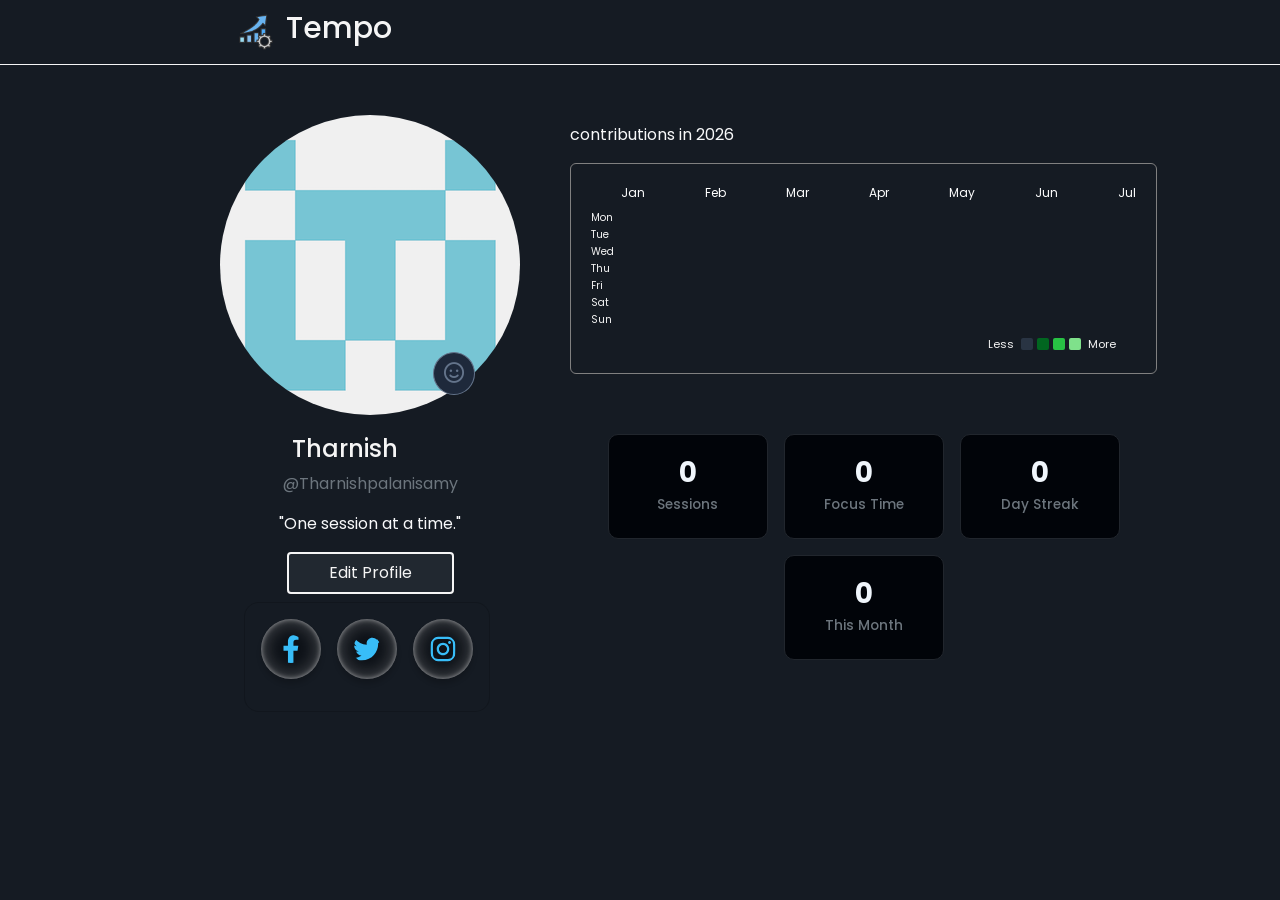
<file: pages/profile.html>
<!DOCTYPE html>
<html lang="en">
<head>
    <meta charset="UTF-8">
    <meta name="viewport" content="width=device-width, initial-scale=1.0">
    <title>Profile</title> 
    <link rel="shortcut icon" href="../assets/favicon/green.ico" type="image/x-icon">
    <link href="https://cdn.jsdelivr.net/npm/bootstrap@5.3.8/dist/css/bootstrap.min.css" rel="stylesheet" integrity="sha384-sRIl4kxILFvY47J16cr9ZwB07vP4J8+LH7qKQnuqkuIAvNWLzeN8tE5YBujZqJLB" crossorigin="anonymous">
    <link rel="preconnect" href="https://fonts.googleapis.com">
    <link rel="preconnect" href="https://fonts.gstatic.com" crossorigin>
    <link href="https://fonts.googleapis.com/css2?family=Inter:ital,opsz,wght@0,14..32,100..900;1,14..32,100..900&family=Open+Sans:ital,wght@0,300..800;1,300..800&family=Poppins:ital,wght@0,100;0,200;0,300;0,400;0,500;0,600;0,700;0,800;0,900;1,100;1,200;1,300;1,400;1,500;1,600;1,700;1,800;1,900&display=swap" rel="stylesheet">
    <link
    rel="stylesheet"
    href="https://cdnjs.cloudflare.com/ajax/libs/font-awesome/6.7.2/css/all.min.css"
    />
    <link rel="stylesheet" href="../styles/styles.css">
    <link rel="stylesheet" href="../styles/profile.css"> 
    <link rel="stylesheet" href="../styles/social.css">
</head>
<body>
    <nav class="nav-bar">
        <div class="brand">
            <img src="../assets/images/logo.png" alt="" class="logo">
            <h2 class="brand-text">Tempo</h2>
        </div>
        <div class="options">
            <div class="profile">
            </div>
        </div>
    </nav>



    <div class="profile-container ">
        <div class="profile-section">
            <div class="profile-img">
                <img src="../assets/images/dummy profile.png" alt="" id="profileImage"> 
                <div class="smile-logo-container"  id="chooseProfileImage">
                    <i class="fa-regular fa-face-smile smile-logo"></i>
                </div>

                <input 
                    type="file" 
                    id="profileImageInput"
                    accept="image/*"
                    hidden
                >
            </div>

            <div class="profile-data">
                <h4 class="profile-name">Tharnish</h4> 
                <p class="text-secondary profile-username">@Tharnishpalanisamy</p>   
                <p class="text-light">"One session at a time."  </p> 
                <button class="editProfileBtn"
                data-bs-toggle="modal" data-bs-target="#exampleModal"
                >Edit Profile</button>
            </div>
            <div class="socials ps-4 pt-2">
                <!-- From Uiverse.io by jolprince_5263 --> 
            <div class="card">
            <ul>
                <li class="iso-pro">
                <span></span>
                <span></span>
                <span></span>
                <a href="">
                    <svg
                    class="svg"
                    xmlns="http://www.w3.org/2000/svg"
                    viewBox="0 0 320 512"
                    >
                    <path
                        d="M279.14 288l14.22-92.66h-88.91v-60.13c0-25.35 12.42-50.06 52.24-50.06h40.42V6.26S260.43 0 225.36 0c-73.22 0-121.08 44.38-121.08 124.72v70.62H22.89V288h81.39v224h100.17V288z"
                    ></path></svg></a>
                <div class="text">Facebook</div>
                </li>
                <li class="iso-pro">
                <span></span>
                <span></span>
                <span></span>
                <a href="">
                    <svg
                    viewBox="0 0 512 512"
                    xmlns="http://www.w3.org/2000/svg"
                    class="svg"
                    >
                    <path
                        d="M459.37 151.716c.325 4.548.325 9.097.325 13.645 0 138.72-105.583 298.558-298.558 298.558-59.452 0-114.68-17.219-161.137-47.106 8.447.974 16.568 1.299 25.34 1.299 49.055 0 94.213-16.568 130.274-44.832-46.132-.975-84.792-31.188-98.112-72.772 6.498.974 12.995 1.624 19.818 1.624 9.421 0 18.843-1.3 27.614-3.573-48.081-9.747-84.143-51.98-84.143-102.985v-1.299c13.969 7.797 30.214 12.67 47.431 13.319-28.264-18.843-46.781-51.005-46.781-87.391 0-19.492 5.197-37.36 14.294-52.954 51.655 63.675 129.3 105.258 216.365 109.807-1.624-7.797-2.599-15.918-2.599-24.04 0-57.828 46.782-104.934 104.934-104.934 30.213 0 57.502 12.67 76.67 33.137 23.715-4.548 46.456-13.32 66.599-25.34-7.798 24.366-24.366 44.833-46.132 57.827 21.117-2.273 41.584-8.122 60.426-16.243-14.292 20.791-32.161 39.308-52.628 54.253z"
                    ></path>
                    </svg>
                </a>
                <div class="text">Twitter</div>
                </li>
                <li class="iso-pro">
                <span></span>
                <span></span>
                <span></span>
                <a href="">
                    <svg
                    viewBox="0 0 448 512"
                    xmlns="http://www.w3.org/2000/svg"
                    class="svg"
                    >
                    <path
                        d="M224.1 141c-63.6 0-114.9 51.3-114.9 114.9s51.3 114.9 114.9 114.9S339 319.5 339 255.9 287.7 141 224.1 141zm0 189.6c-41.1 0-74.7-33.5-74.7-74.7s33.5-74.7 74.7-74.7 74.7 33.5 74.7 74.7-33.6 74.7-74.7 74.7zm146.4-194.3c0 14.9-12 26.8-26.8 26.8-14.9 0-26.8-12-26.8-26.8s12-26.8 26.8-26.8 26.8 12 26.8 26.8zm76.1 27.2c-1.7-35.9-9.9-67.7-36.2-93.9-26.2-26.2-58-34.4-93.9-36.2-37-2.1-147.9-2.1-184.9 0-35.8 1.7-67.6 9.9-93.9 36.1s-34.4 58-36.2 93.9c-2.1 37-2.1 147.9 0 184.9 1.7 35.9 9.9 67.7 36.2 93.9s58 34.4 93.9 36.2c37 2.1 147.9 2.1 184.9 0 35.9-1.7 67.7-9.9 93.9-36.2 26.2-26.2 34.4-58 36.2-93.9 2.1-37 2.1-147.8 0-184.8zM398.8 388c-7.8 19.6-22.9 34.7-42.6 42.6-29.5 11.7-99.5 9-132.1 9s-102.7 2.6-132.1-9c-19.6-7.8-34.7-22.9-42.6-42.6-11.7-29.5-9-99.5-9-132.1s-2.6-102.7 9-132.1c7.8-19.6 22.9-34.7 42.6-42.6 29.5-11.7 99.5-9 132.1-9s102.7-2.6 132.1 9c19.6 7.8 34.7 22.9 42.6 42.6 11.7 29.5 9 99.5 9 132.1s2.7 102.7-9 132.1z"
                    ></path>
                    </svg>
                </a>
                <div class="text">Instagram</div>
                </li>
            </ul>
            </div>

            </div>
        </div>

        <div class="productivity-section">
            <p class="text-light totalContribution mt-2">contributions in 2026</p>
            <div class="heatmap">

                <div class="month-label">
                    <span>Jan</span>
                    <span>Feb</span>
                    <span>Mar</span>
                    <span>Apr</span>
                    <span>May</span>
                    <span>Jun</span>
                    <span>Jul</span>
                </div>

                <div class="div">
                    <div class="day-labels">
                    <span>Mon</span>
                    <span>Tue</span>
                    <span>Wed</span>
                    <span>Thu</span>
                    <span>Fri</span>
                    <span>Sat</span>
                    <span>Sun</span>
                </div>
                <div class="grid-container">

                </div>
                </div>
                <div class="info">
                    <span>Less</span>
                    <div class="block zero"></div> 
                    <div class="block low"></div>
                    <div class="block medium"></div>
                    <div class="block high"></div>
                    <span>More</span>
                </div>
            </div>


            <div class="cards">
                <div class="stats-card">
                    <h4 class="sessionCount">0</h4>
                    <p class="text-secondary">Sessions</p>
                </div>

                <div class="stats-card">
                    <h4 class="hoursCount">0</h4>
                    <p class="text-secondary">Focus Time</p>
                </div>  

                <div class="stats-card">
                    <h4 class="streakCount">0</h4>
                    <p class="text-secondary">Day Streak</p>
                </div>

                <div class="stats-card">
                    <h4 class="thisMonth">0</h4>
                    <p class="text-secondary">This Month</p>
                </div>
            </div>
            
        </div>
    </div>




    <!--Edit profile Modal-->
    <!-- Modal -->
    <div class="modal fade" id="exampleModal" tabindex="-1" aria-labelledby="exampleModalLabel" aria-hidden="true">
    <div class="modal-dialog">
        <div class="modal-content">
        <div class="modal-header">
            <p class="modal-title fw-medium" id="exampleModalLabel">Edit Profile</p>
            <button type="button" class="btn-close" data-bs-dismiss="modal" aria-label="Close"></button>
        </div>
        <div class="modal-body">

            <div class="mt-3">
                <label for="name" class="form-label">Name</label>
                <input type="text" class="profile-input" id="name" placeholder="Enter your name">
            </div>

            <div class="mt-3">
                <label for="username" class="form-label">username</label>
                <input type="username" class="profile-input" id="username" placeholder="Enter your username">
            </div>

            <div class="mt-3">
                <label for="mood" class="form-label">Mood</label>
                <select class="profile-input" id="mood">
                    <option value="focused">🎯 Focused</option>
                    <option value="productive">⚡ Productive</option>
                    <option value="chill">😌 Chill</option>
                    <option value="motivated">🔥 Motivated</option>
                    <option value="tired">😴 Tired</option>
                </select>
            </div>

        </div>
        <div class="modal-footer">
            <button type="button" class="btn btn-secondary" data-bs-dismiss="modal">close</button>
            <button type="button" class="btn btn-success saveBtn">Save changes</button>
        </div>
        </div>
    </div>
    </div>

    <script src="https://cdn.jsdelivr.net/npm/bootstrap@5.3.8/dist/js/bootstrap.bundle.min.js" integrity="sha384-FKyoEForCGlyvwx9Hj09JcYn3nv7wiPVlz7YYwJrWVcXK/BmnVDxM+D2scQbITxI" crossorigin="anonymous"></script>
    <script src="../scripts/app.js" type="module"></script>
</body>
</html>
</file>
<file: styles/styles.css>
:root {
    --focus: #6366F1;
    --short-break: #10B981;
    --long-break: #0EA5E9;
    --text-primary: #1E293B;
    --text-secondary: #64748B;
    --text-muted: #94A3B8;
}
*{
    margin: 0; 
    padding: 0; 
    box-sizing: border-box;
}
body{
    background-color: #151B23;
    font-family: Poppins;
}

.logo{
    width: 40px; 
    height: 40px;
}

.brand{
    display: flex; 
    align-items: center;
    gap: 10px;

}

.brand-text{
    color: var(--text-primary);
}

.nav-bar{
    display: flex; 
    justify-content: space-around; 
    align-items: center;
    gap: 200px;
    border-bottom: 1px solid whitesmoke; 
    margin: 0; 
    padding: 10px;
}

.profile-logo{
    font-size: 30px !important;
}

i:hover{
    cursor: pointer;
}

.brand:hover{
    cursor: pointer;
}

a{
    text-decoration: none; 
    color: var(--text-primary);
}

.brand-text{
    color: whitesmoke;
    font-size: 30px;
}

i{
    color: whitesmoke;
}

.btn-container {
    display: flex;
    justify-content: center;
    gap: 10px;
}


.pomo-btn   {
    border: none; 
    padding: 7px 15px;  
    border-radius: 6px;
    color: whitesmoke; 
    font-size: 20px;
    background: transparent;
    font-weight: 600;
}

.pomo-btn:hover{
    cursor: pointer;
}

.pomodoro {
    margin: 50px auto 0;
    width: 90%;
    max-width: 600px;
    min-height: 350px;
    padding: 30px;
    background: var(--focus);
    border-radius: 10px;
    display: flex;
    flex-direction: column;
    align-items: center;
    transition: 0.3s;
}

.timer{
    margin-top: 40px;
    font-size: 80px;
    color: whitesmoke;
}

.timer {
    font-variant-numeric: tabular-nums;
    width: 200px;
    text-align: center;
}

.pomodoro-timer-btn{
    padding: 15px 40px; 
    font-size: 25px; 
    font-weight: 700; 
    font-family: Inter; 
    background-color: #FFFFFF;
    border: none; 
    border-radius: 8px; 
    color: var(--focus); 
    cursor: pointer;
}


.active{
    background-color: rgb(255 255 255 / 50%);
}

.longBreak{
    background: var(--long-break); 
}

.shortBreak{
    background: var(--short-break);
}

.startShortBreak{
    color: var(--short-break);
}

.startLongBreak{
    color: var(--long-break);
}


.task-container {
    width: 100%;
    max-width: 600px;
    margin: 20px auto 0;

    background: transparent;
    border-radius: 8px;
}

.task-content {
    width: 100%;
    padding: 20px; 
    border-radius: 10px;
    background-color: whitesmoke;
}


.add-task {
    width: 90%;
    max-width: 600px;
    margin: 15px auto 0;
    background: #ffffff;
    border-radius: 10px;

    padding: 24px;

    box-shadow: 0 4px 15px rgba(0, 0, 0, 0.08);
}



.title {
    width: 100%;

    border: none;
    outline: none;

    background: transparent;

    font-family: Inter, sans-serif;
    font-size: 20px;
    font-weight: 600;

    color: #45474B;

    padding: 5px 0;
}

.title::placeholder {
    color: #9ca3af;
}

.title:focus {
    outline: none;
}

.session-label {
    margin: 22px 0 8px;

    font-family: Inter, sans-serif;
    font-size: 14px;
    font-weight: 500;

    color: #6b7280;
}


.session-controls {
    display: flex;
    align-items: center;
    gap: 8px;
}

.pomo-input {
    width: 70px;
    padding: 8px 10px;
    background: #f1f1f1;
    border: 1px solid #e5e7eb;
    border-radius: 6px;
    font-family: Inter, sans-serif;
}

.pomo-input:focus {
    outline: none;
    border-color: #6366F1;
}



.addSession,
.subtractSession {
    width: 40px;
    height: 38px;
    border: 1px solid #e5e7eb;
    border-radius: 6px;
    background: #ffffff;
    font-size: 18px;
    font-weight: 600;
    color: #45474B;
    cursor: pointer;
    transition: 0.2s;
}

.addSession:hover,
.subtractSession:hover {
    background: #f3f4f6;
}

.add-task-footer {
    margin: 24px -24px -24px;
    padding: 14px 24px;
    background: #f8f8f8;

    border-top: 1px solid #e5e7eb;
    border-radius: 0 0 10px 10px;
}

.add-task-btn-container {
    display: flex;
    justify-content: flex-end;
    align-items: center;
    gap: 10px;
}


.cancel-btn {
    padding: 9px 16px;
    background: transparent;
    border: none;
    border-radius: 6px;
    color: #6b7280;
    font-family: Inter, sans-serif;
    font-weight: 500;
    cursor: pointer;
    transition: 0.2s;
}

.cancel-btn:hover {
    background: #e5e7eb;
    color: #45474B;
}

.save-task-btn {
    padding: 9px 20px;
    background: #45474B;
    border: none;
    border-radius: 6px;
    color: white;
    font-family: Inter, sans-serif;
    font-weight: 500;
    cursor: pointer;
    transition: 0.2s;
}

.save-task-btn:hover {
    background: #34363a;
}

.add-task-button{
    margin-top: 20px;
    padding: 15px 15px; 
    width: 100%;
    background: #45474B; 
    border: 3px dashed #45474B; 
    border-radius: 8px; 
    color: whitesmoke;
}

.tasks {
    width: 100%;
    margin-top: 18px;

    display: flex;
    flex-direction: column;
    gap: 10px;
}



.task-card {
    width: 100%;
    min-height: 70px;

    padding: 14px 16px;

    display: flex;
    align-items: center;
    justify-content: space-between;

    background: #ffffff;

    border: 1px solid #e5e7eb;
    border-left: 4px solid transparent;
    border-radius: 8px;

    cursor: pointer;

    transition:
        transform 0.3s ease,
        border-color 0.2s ease,
        box-shadow 0.2s ease;
}

.task-card:hover {
    transform: translateY(-1px);
    border-left-color: #6366F1;
    box-shadow: 0 4px 12px rgba(0, 0, 0, 0.07);
}


.task-card-left {
    display: flex;
    align-items: center;
    gap: 14px;

    min-width: 0;
}



.task-check {
    width: 30px;
    height: 30px;
    flex-shrink: 0;
    display: flex;
    align-items: center;
    justify-content: center;
    background: transparent;
    border: 2px solid #d1d5db;
    border-radius: 50%;
    color: transparent;
    cursor: pointer;
    transition: 0.2s ease;
}

.task-check:hover {
    border-color: var(--focus);
    background: rgba(99, 102, 241, 0.08);
}

.task-check i {
    font-size: 12px;
}



.task-info {
    min-width: 0;
}

.task-title {
    margin: 0;

    color: #45474B;

    font-family: Inter, sans-serif;
    font-size: 15px;
    font-weight: 600;

    overflow: hidden;
    text-overflow: ellipsis;
    white-space: nowrap;
}

.task-progress {
    margin: 4px 0 0;

    color: #9ca3af;

    font-family: Inter, sans-serif;
    font-size: 12px;
    font-weight: 500;
}



.task-options {
    width: 34px;
    height: 34px;

    flex-shrink: 0;

    display: flex;
    align-items: center;
    justify-content: center;

    background: transparent;

    border: none;
    border-radius: 6px;

    color: #9ca3af;

    cursor: pointer;

    transition: 0.2s ease;
}

.task-options:hover {
    background: #f3f4f6;
    color: #45474B;
}


.empty-tasks {
    padding: 25px 15px;

    display: flex;
    flex-direction: column;
    align-items: center;

    text-align: center;

    color: #9ca3af;
}

.empty-tasks i {
    margin-bottom: 10px;

    font-size: 25px;
    color: #b6bac2;
}

.empty-tasks p {
    margin: 0;

    font-family: Inter, sans-serif;
    font-size: 14px;
    font-weight: 600;

    color: #6b7280;
}

.empty-tasks span {
    margin-top: 3px;

    font-family: Inter, sans-serif;
    font-size: 12px;
}



.task-error {
    margin: 15px 0;

    text-align: center;

    font-family: Inter, sans-serif;
    font-size: 13px;

    color: #ef4444;
}


.edit-task {
    width: 100%;
    margin: 8px 0 14px;

    animation: showEdit 0.2s ease;
}

@keyframes showEdit {
    from {
        opacity: 0;
        transform: translateY(-5px);
    }

    to {
        opacity: 1;
        transform: translateY(0);
    }
}

.edit-add-session,
.edit-subtract-session {
    width: 40px;
    height: 38px;

    border: 1px solid #e5e7eb;
    border-radius: 6px;

    background: white;

    color: #45474B;

    font-size: 18px;
    font-weight: 600;

    cursor: pointer;

    transition: 0.2s;
}

.edit-add-session:hover,
.edit-subtract-session:hover {
    background: #f3f4f6;
}


.edit-task-footer {
    width: 100%;

    display: flex;
    justify-content: space-between;
    align-items: center;
}

.edit-actions {
    display: flex;
    align-items: center;
    gap: 10px;
}


.delete-task-btn {
    padding: 9px 14px;

    border: none;
    border-radius: 6px;

    background: transparent;

    color: #dc2626;

    font-family: Inter, sans-serif;
    font-weight: 500;

    cursor: pointer;

    transition: 0.2s;
}

.delete-task-btn:hover {
    background: #fee2e2;
}


.cancel-edit-btn {
    padding: 9px 16px;

    border: none;
    border-radius: 6px;

    background: transparent;

    color: #6b7280;

    font-family: Inter, sans-serif;
    font-weight: 500;

    cursor: pointer;
}

.cancel-edit-btn:hover {
    background: #e5e7eb;
}


.save-edit-btn {
    padding: 9px 20px;

    border: none;
    border-radius: 6px;

    background: #45474B;

    color: white;

    font-family: Inter, sans-serif;
    font-weight: 500;

    cursor: pointer;

    transition: 0.2s;
}

.save-edit-btn:hover {
    background: #34363a;
}

.selected{
    border-left-color: var(--short-break) !important;
    box-shadow: 0 4px 12px rgba(0, 0, 0, 0.07) ;

}
.selected:hover{
    border-left-color: #10d795;
}
.btnSelected{
    border-color: var(--short-break) ;
    color: #10B981 !important; 

}

.btnSelected:hover{
    border-color: #10d795;
}

.strike {
  text-decoration: line-through;
  transition: all 0.3s ease;
  opacity: 0.6;
  color: #10B981;
}


.task-selected{
    border-left-color: var(--focus) ;
    box-shadow: 0 4px 12px rgba(0, 0, 0, 0.07) ;
}



.shortBreak-container {
    width: 100%;
    max-width: 600px;
    margin: 20px auto 0;

    background: transparent;
    border-radius: 8px;
}

.shortBreak-content {
    width: 100%;
    padding: 20px; 
    border-radius: 10px;
    background-color: whitesmoke;
}

.longBreak-container {
    width: 100%;
    max-width: 600px;
    margin: 20px auto 0;

    background: transparent;
    border-radius: 8px;
}

.longBreak-content {
    width: 100%;
    padding: 20px; 
    border-radius: 10px;
    background-color: whitesmoke;
}

.shortBreak-p{
    font-weight: 600; 
    font-family: Inter; 
    text-align: center;
}


.shortBreak-content {
    background: #f8fafc;
    padding: 28px 35px;
    border-radius: 14px;
    
}

.shortBreak-p {
    text-align: center;
    font-size: 1.2rem;
    font-weight: 600;
    margin-bottom: 25px;
}

.games-container {
    display: flex;
    justify-content: center;
    gap: 35px;
    flex-wrap: wrap;
    
}

.game {
    width: 110px;
    border: none;
    background: transparent;
    display: flex;
    flex-direction: column;
    align-items: center;
    gap: 10px;
    cursor: pointer;
}

.game-icon {
    width: 75px;
    height: 75px;
    border-radius: 20px;
    display: flex;
    align-items: center;
    justify-content: center;

    font-size: 32px;
    color: white;

    box-shadow: 0 6px 15px rgba(0, 0, 0, 0.15);

    transition: transform 0.2s ease,
                box-shadow 0.2s ease;
}

.game:hover .game-icon {
    transform: translateY(-5px) scale(1.05);
    box-shadow: 0 10px 20px rgba(0, 0, 0, 0.2);
}

.game:active .game-icon {
    transform: scale(0.95);
}

.game span {
    font-weight: 600;
    font-size: 0.9rem;
    color: #111827;
}


.tenzies-icon {
    background: #7c3aed;
}

.reaction-icon-1 {
    background: #f59e0b;
}

.tictactoe-icon {
    background: #3b82f6;
}

.tictactoe-icon span {
    color: white;
    font-size: 25px;
    font-weight: 800;
}

.rps-icon {
    background: #ef4444;
}

.memory-icon {
    background: #ec4899;
}

.math-icon {
    background: #14b8a6;
}


.longBreak-content{
    max-width:650px;
    margin:auto;
    text-align:center;
}

.break-icon{
    font-size:4rem;
    margin-bottom:20px;
}

.break-message{
    color:#6c757d;
    line-height:1.8;
}

.break-tips{
    display:grid;
    grid-template-columns:repeat(2,1fr);
    gap:15px;
    margin-top:30px;
}

.break-tips div{
    background:#f8f9fa;
    padding:15px;
    border-radius:12px;
    font-weight:500;
}

.game{
    position: relative;
}

.coming-badge{
    position: absolute;
    top: 8px;
    right: 8px;

    background: #f59e0b;
    color: white;

    padding: 2px 8px;
    border-radius: 999px;

    font-size: 0.65rem;
    font-weight: 600;
    line-height: 1.5;
    letter-spacing: .3px;

    z-index: 10;
}

.coming-soon{
    opacity: .8;
}

.coming-soon:hover{
    cursor: not-allowed;
}
</file>
<file: styles/profile.css>
.profile-container{
    padding: 0px 220px;
    margin-top: 50px;
    display: flex;  
    gap: 50px;

}

.profile-section{
    flex: 1;
    
}

.productivity-section {
    flex: 2; 

}

.profile-img img{
    border-radius: 50%;
}

.profile-img{
    position: relative;
}

.smile-logo-container{
    position: absolute;
    bottom: 20px; 
    right: 15% ;
    background: var(--text-primary); 
    padding: 10px 10px 7px;
    border-radius: 50% ; 
    border: 1px solid var(--text-secondary);
}

.smile-logo{
    font-size: 20px; 
    color: var(--text-secondary) ;
}

.smile-logo-container:hover{
    cursor: pointer;
}

body{
    background: #151B23;
}

.brand-text{
    color: whitesmoke;
}

.heatmap {
    display: flex;
    gap: 8px; 
    border: 1px solid grey; 
    border-radius: 6px; 
    padding: 20px; 
    flex-direction: column; 
}

.div{
    display: flex;
    gap: 8px; 
}
.day-labels {
    color: whitesmoke;
    display: grid;
    grid-template-rows: repeat(7, 12px);
    gap: 5px;
}

.day-labels span {
    font-size: 10px;
    line-height: 15px; 
}
.month-label{
    margin-left: 30px;
    display: flex; 
    gap: 60px;
}

.grid-container {
    display: grid;
    grid-template-rows: repeat(7, 10px);
    grid-auto-flow: column;
    gap: 7px;
}

.block {
    width: 12px;
    height: 12px;
    border-radius: 2px;
    background: #7FE18B;
}

.block:hover{
    cursor: pointer;
}

.high{
    background: #7FE18B;
}

.medium{
    background: #28C244;
}

.low{
    background-color: #016620;
}

.zero{
    background: #293443;
}
.month-label{
    color: white ; 
    font-size: 12px ;
}

.contribution-tooltip{
    font-size: 12px;
    padding-top: 5px;
}


.tooltip {
    --bs-tooltip-bg: #2e3032;
    --bs-tooltip-color: #ffffff;
    --bs-tooltip-padding-x: 10px;
    --bs-tooltip-padding-y: 1px;
}

.profile-data{
    display: flex; 
    flex-direction: column;
    justify-content: center; 
    align-items: center;
}

.profile-name{ 
    margin-right: 50px;
    margin-top: 20px; 
    color: whitesmoke; 

}

#profileImage{
    width: 300px; 
    height: 300px;
}


.info {
    display: flex;
    justify-content: end;
    align-items: center;
    gap: 4px;
    color: whitesmoke;
    font-size: 11px;

    margin-top: 4px;
    margin-right: 20px;
}

.info span:first-child {
    margin-right: 3px;
}

.info span:last-child {
    margin-left: 3px;
}

.editProfileBtn{
    border: none; 
    background: #212830; 
    border: 2px solid whitesmoke; 
    padding: 7px 40px;
    border-radius: 4px;
    color: whitesmoke;
    transition: 0.3s;
}

.editProfileBtn:hover{
    opacity: 0.6; 
}
.modal-content{
    background-color: #010409; 
    color: whitesmoke;
    border: 1px solid #21262d;
}

.form-input{
    border: 1px solid whitesmoke; 
    background-color: #010409;
}

.modal-body {
    padding: 1.5rem;
}

.form-label {
    display: block;
    margin-bottom: 8px;

    font-size: 0.9rem;
    font-weight: 600;
    color: #374151;
}

.profile-input {
    width: 100%;
    padding: 11px 14px;

    font-size: 0.95rem;
    color: #111827;

    background-color: #F8FAFC;
    border: 1px solid #E5E7EB;
    border-radius: 8px;

    outline: none;
    transition: border-color 0.2s ease,
                box-shadow 0.2s ease,
                background-color 0.2s ease;
}

.profile-input::placeholder {
    color: #9CA3AF;
}

.profile-input:hover {
    border-color: #C7D2FE;
}

.profile-input:focus {
    background-color: #FFFFFF;
    border-color: #6366F1;
    box-shadow: 0 0 0 3px rgba(99, 102, 241, 0.12);
}

select.profile-input {
    cursor: pointer;
}

.cards {
    margin-top: 60px;
    display: flex;
    justify-content: center;
    gap: 16px;
    flex-wrap: wrap;    
}

.stats-card {
    width: 160px;
    padding: 22px 20px;
    background: #010409;
    border: 1px solid #21262d;
    border-radius: 10px;
    text-align: center;
    transition: transform 0.2s ease, border-color 0.2s ease;
}

.stats-card:hover {
    transform: translateY(-3px);
    border-color: #6366F1;
}

.stats-card h4 {
    margin: 0 0 6px;
    font-size: 1.7rem;
    font-weight: 700;
    color: #f0f6fc;
}

.stats-card p {
    margin: 0;
    font-size: 0.85rem;
    font-weight: 500;
}


/* ===========================
   TABLET (<= 992px)
=========================== */
@media (max-width: 992px) {

    .profile-container{
        padding: 30px;
        gap: 35px;
        align-items: flex-start;
    }

    #profileImage{
        width: 220px;
        height: 220px;
    }

    .smile-logo-container{
        bottom: 15px;
        right: 18%;
    }

    .cards{
        justify-content: center;
        gap: 14px;
    }

    .stats-card{
        width: 150px;
    }

    .heatmap{
        overflow-x: auto;
    }

    .month-label{
        min-width: max-content;
    }

    .grid-container{
        min-width: max-content;
    }
}


@media (max-width:768px){

    .profile-container{
        flex-direction: column;
        padding: 20px;
        gap: 40px;
    }

    .profile-section,
    .productivity-section{
        width:100%;
    }

    .profile-data{
        text-align:center;
    }

    .profile-name{
        margin-right:0;
    }

    #profileImage{
        width:180px;
        height:180px;
    }

    .profile-img{
        display:flex;
        justify-content:center;
    }

    .smile-logo-container{
        right:calc(50% - 80px);
        bottom:12px;
    }

    .socials{
        padding-left:0 !important;
        display:flex;
        justify-content:center;
    }

    .heatmap{
        overflow-x:auto;
        padding:15px;
    }

    .month-label{
        gap:45px;
        min-width:max-content;
        margin-left:28px;
    }

    .grid-container{
        min-width:max-content;
    }

    .cards{
        margin-top:35px;
        gap:15px;
    }

    .stats-card{
        width:calc(50% - 10px);
    }

    .editProfileBtn{
        width:100%;
        max-width:250px;
    }
}


@media (max-width:480px){

    .profile-container{
        padding:15px;
    }

    #profileImage{
        width:150px;
        height:150px;
    }

    .profile-name{
        font-size:1.3rem;
    }

    .heatmap{
        padding:12px;
    }

    .day-labels span,
    .month-label{
        font-size:9px;
    }

    .block{
        width:10px;
        height:10px;
    }

    .stats-card{
        width:100%;
    }

    .stats-card h4{
        font-size:1.5rem;
    }

    .editProfileBtn{
        width:100%;
    }

    .info{
        justify-content:center;
        margin-right:0;
    }
}
</file>
<file: styles/social.css>
/* From Uiverse.io by jolprince_5263 */ 

.card {
  max-width: fit-content;
  border-radius: 15px;
  display: flex;
  flex-direction: column;
  align-content: center;
  justify-content: center;
  gap: 1rem;
  transition: 0.5s;
  background: #151B23;

}
.card:hover {
  animation: ease-out 5s;
  background: #151B23
}

.card ul {
  padding: 1rem;
  display: flex;
  list-style: none;
  gap: 1rem;
  align-items: center;
  justify-content: center;
  align-content: center;
  flex-wrap: wrap;
  flex-direction: row;
}

.card ul li {
  cursor: pointer;
}

.svg {
  transition: all 0.3s;
  /* if you find some problems change w - h : 30px*/
  padding: 1rem;
  height: 60px;
  width: 60px;
  border-radius: 100%;
  color: #38BDF8;
  fill: currentColor;
  box-shadow:
    inset 0 0 20px rgba(255, 255, 255, 0.3),
    inset 0 0 5px rgba(255, 255, 255, 0.5),
    0 5px 5px rgba(0, 0, 0, 0.164); 
}

.text {
  opacity: 0;
  border-radius: 5px;
  padding: 5px;
  transition: all 0.3s;
  color: #38BDF8;
  background-color: rgba(255, 255, 255, 0.3);
  position: absolute;
  z-index: 9999;
  box-shadow:
    -5px 0 1px rgba(153, 153, 153, 0.2),
    -10px 0 1px rgba(153, 153, 153, 0.2),
    inset 0 0 20px rgba(255, 255, 255, 0.3),
    inset 0 0 5px rgba(255, 255, 255, 0.5),
    0 5px 5px rgba(0, 0, 0, 0.082);
}

/*isometric prooyection*/
.iso-pro {
  transition: 0.5s;
}
.iso-pro:hover a > .svg {
  transform: translate(15px, -15px);
  border-radius: 100%;
}

.iso-pro:hover .text {
  opacity: 1;
  transform: translate(25px, -2px) skew(-5deg);
}

.iso-pro:hover .svg {
  transform: translate(5px, -5px);
}

.iso-pro span {
  opacity: 0;
  position: absolute;
  color: #1877f2;
  border-color: #1877f2;
  box-shadow:
    inset 0 0 20px rgba(255, 255, 255, 0.3),
    inset 0 0 5px rgba(255, 255, 255, 0.5),
    0 5px 5px rgba(0, 0, 0, 0.164);
  border-radius: 50%;
  transition: all 0.3s;
  height: 60px;
  width: 60px;
}

.iso-pro:hover span {
  opacity: 1;
}

.iso-pro:hover span:nth-child(1) {
  opacity: 0.2;
}

.iso-pro:hover span:nth-child(2) {
  opacity: 0.4;
  transform: translate(5px, -5px);
}

.iso-pro:hover span:nth-child(3) {
  opacity: 0.6;
  transform: translate(10px, -10px);
}
.svg {
    transition: all 0.3s;
    padding: 1rem;
    height: 60px;
    width: 60px;
    border-radius: 100%;

    background-color: #0D1117; /* THIS */

    color: #38BDF8;
    fill: currentColor;

    box-shadow:
        inset 0 0 20px rgba(255, 255, 255, 0.3),
        inset 0 0 5px rgba(255, 255, 255, 0.5),
        0 5px 5px rgba(0, 0, 0, 0.164);
        
}
</file>
